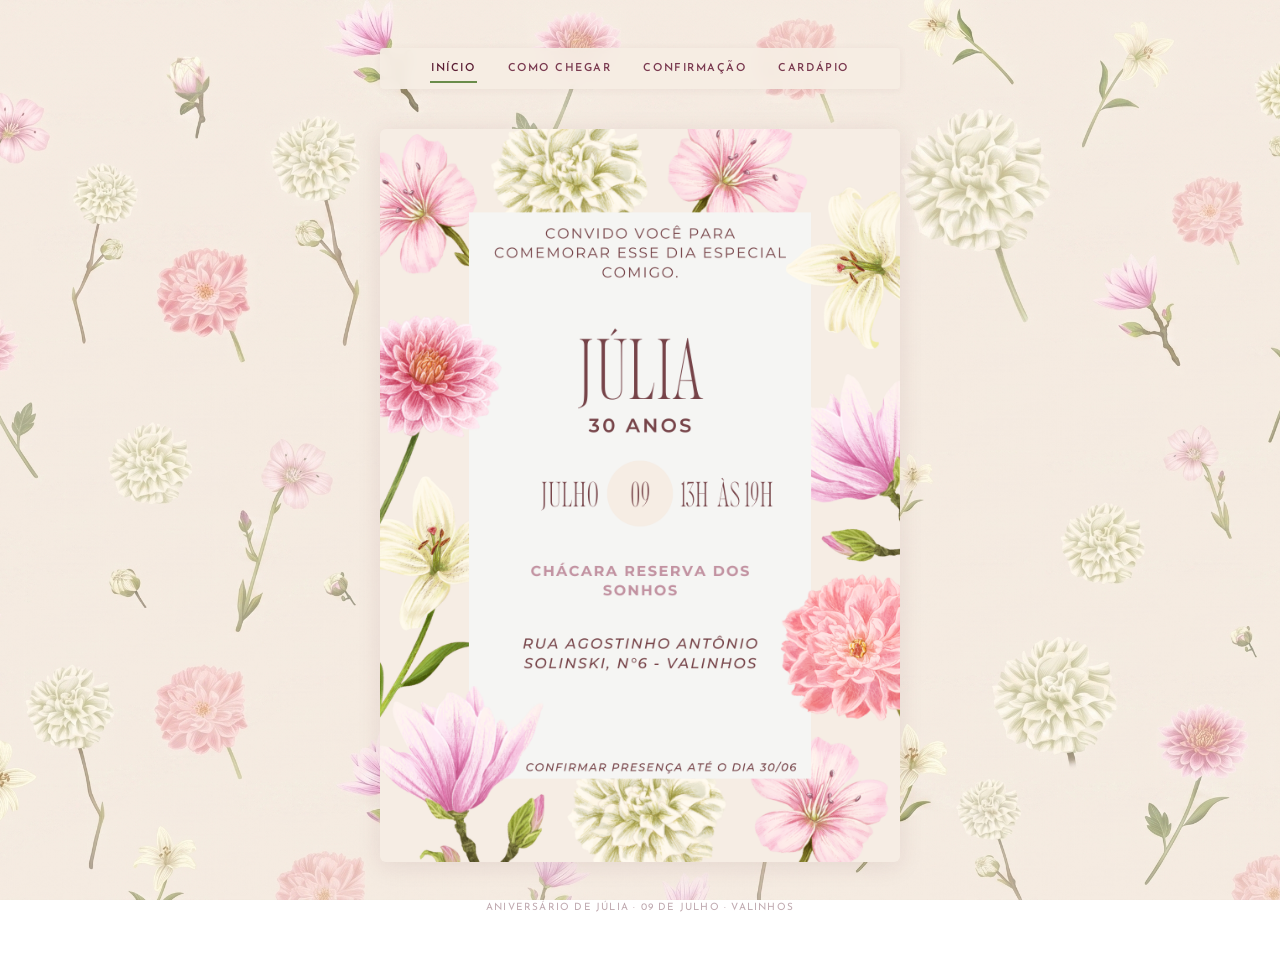
<file: index.html>
<!DOCTYPE html>
<html lang="pt-BR">
<head>
<meta charset="UTF-8">
<meta name="viewport" content="width=device-width, initial-scale=1.0">
<title>Aniversário de Júlia – 30 Anos</title>
<link rel="icon" href="icone.png" type="image/png">
<link rel="preconnect" href="https://fonts.googleapis.com">
<link href="https://fonts.googleapis.com/css2?family=Cormorant+Garamond:ital,wght@0,400;0,600;1,400&family=Josefin+Sans:wght@300;400;600&display=swap" rel="stylesheet">
<link rel="stylesheet" href="style.css">
</head>
<body>

<div class="bg-layer" aria-hidden="true"></div>

<!-- ═══════════ MENU DE NAVEGAÇÃO ═══════════ -->
<nav class="main-nav">
  <button type="button" class="nav-btn active" data-target="view-inicio">Início</button>
  <button type="button" class="nav-btn" data-target="view-chegar">Como Chegar</button>
  <button type="button" class="nav-btn" data-target="view-confirmacao">Confirmação</button>
  <button type="button" class="nav-btn" data-target="view-cardapio">Cardápio</button>
</nav>

<!-- ═══════════ INVITE CARD ═══════════ -->
<div class="invite-card view-section view-active" id="view-inicio">
  <img src="convite.png" alt="Convite Aniversário Júlia" style="width:100%; display:block; border-radius:6px;">
</div>

<!-- ═══════════ MAPA ═══════════ -->
<div class="map-section view-section" id="view-chegar">
  <p class="section-title">Como Chegar</p>
  <div class="map-container">
    <iframe
      loading="lazy"
      allowfullscreen
      referrerpolicy="no-referrer-when-downgrade"
      src="https://www.google.com/maps/embed?pb=!1m18!1m12!1m3!1d3674.533057494728!2d-46.991611324689!3d-22.930587579238427!2m3!1f0!2f0!3f0!3m2!1i1024!2i768!4f13.1!3m3!1m2!1s0x94c8cf005be71d9f%3A0x52d4d9bfb4c0d7a4!2sCh%C3%A1cara%20Reserva%20dos%20Sonhos!5e0!3m2!1spt-BR!2sbr!4v1781654875701!5m2!1spt-BR!2sbr">
    </iframe>
  </div>
</div>

<!-- ═══════════ FORMULÁRIO RSVP ═══════════ -->
<form class="rsvp-section view-section" id="view-confirmacao">

  <input type="hidden" name="access_key" value="3a82b4ee-be15-44a7-8eef-6cffc9b2fc6e">

  <p class="section-title">Confirmar Presença</p>
  <p class="rsvp-subtitle">Confirme até o dia 30 de junho</p>

  <div class="form-group">
    <label>Nome completo (de quem vai)</label>
    <div class="nomes-list" id="nomes-list">
      <div class="nome-row">
        <input type="text" class="nome-input" placeholder="Nome do convidado" autocomplete="name" required>
      </div>
    </div>
    <button type="button" class="btn-add-nome" id="add-nome">+ Adicionar outra pessoa</button>
    <input type="hidden" id="nomes-final" name="Nome">
  </div>

  <div class="form-group">
    <label for="mensagem">Mensagem para a aniversariante</label>
    <textarea id="mensagem" name="Mensagem" placeholder="Deixe um recado carinhoso para a Júlia…"></textarea>
  </div>

  <button type="submit" class="btn-send">Enviar Confirmação</button>
  <p class="form-msg" id="form-msg"></p>
</form>

<!-- ═══════════ CARDÁPIO ═══════════ -->
<div class="menu-section view-section" id="view-cardapio">
  <p class="section-title">Cardápio</p>
  <p class="rsvp-subtitle">Sabores selecionados para celebrar esse dia especial</p>

  <br>

  <div class="menu-category">
    <p class="menu-category-label">Proteínas / Churrasco</p>
    <p class="menu-items">Picanha premium · Fraldinha red premium · Costela bovina defumada · Linguiça toscana · Panceta · Filé de coxa · Queijo coalho · Pão de alho</p>
  </div>


  <div class="menu-category">
    <p class="menu-category-label">Guarnições</p>
    <p class="menu-items">Arroz branco · Arroz temperado · Ovos de codorna · Batata frita · Farofa caseira · Maionese de legumes</p>
  </div>
 

  <div class="menu-category">
    <p class="menu-category-label">Saladas</p>
    <p class="menu-items">Vinagrete · Caponata de berinjela e abobrinha · Salada tropical (palmito, tomate cereja, champignon, rúcula, alface, manga e cebola roxa)</p>
  </div>
 

  <div class="menu-category">
    <p class="menu-category-label">Bebidas</p>
    <p class="menu-items">Chopp · Suco de laranja · Coca-Cola (Original e Zero) · Guaraná Antarctica (Original e Zero) · Água mineral  · Água com gás </p>
  </div>
 

 <div class="menu-category">
    <p class="menu-category-label">Sobremesa</p>
    <p class="menu-items">Bolo e Doces </p>
  </div>
</div>

<footer>Aniversário de Júlia · 09 de Julho · Valinhos</footer>

<script src="script.js"></script>
</body>
</html>
</file>
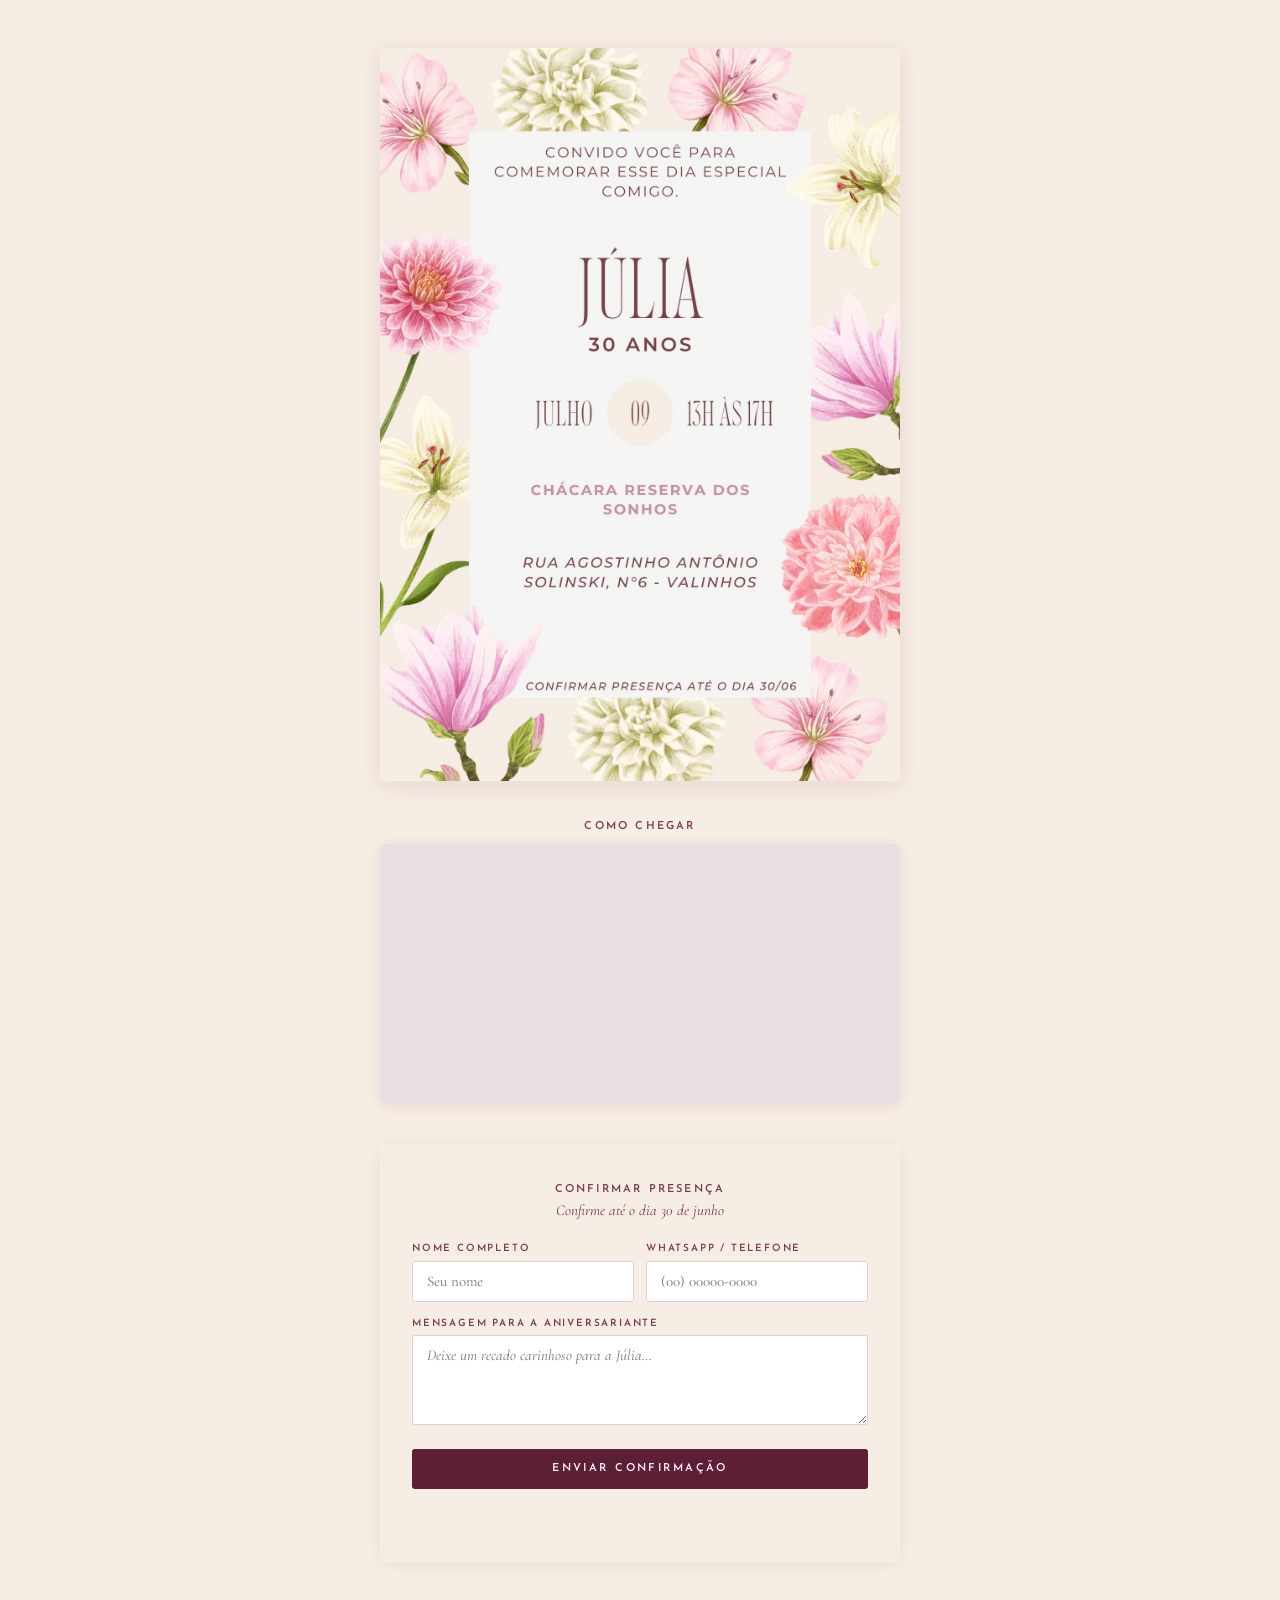
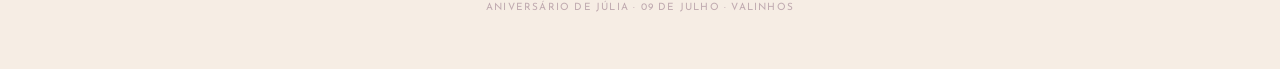
<file: Index.html>
<!DOCTYPE html>
<html lang="pt-BR">
<head>
<meta charset="UTF-8">
<meta name="viewport" content="width=device-width, initial-scale=1.0">
<title>Aniversário de Júlia – 30 Anos</title>
<link rel="preconnect" href="https://fonts.googleapis.com">
<link href="https://fonts.googleapis.com/css2?family=Cormorant+Garamond:ital,wght@0,400;0,600;1,400&family=Josefin+Sans:wght@300;400;600&display=swap" rel="stylesheet">
<style>
  *, *::before, *::after { box-sizing: border-box; margin: 0; padding: 0; }

  :root {
    --bg: #f6ede4;
    --card-bg: #f6ede4;
    --panel-bg: rgba(255,252,252,0.97);
    --circle-bg: #f5efe8;
    --wine: #5c1f35;
    --wine-light: #7a3a50;
    --green: #6a8c4a;
    --font-display: 'Cormorant Garamond', serif;
    --font-ui: 'Josefin Sans', sans-serif;
  }

  html { scroll-behavior: smooth; }

  body {
    background: var(--bg);
    font-family: var(--font-ui);
    min-height: 100vh;
    display: flex;
    flex-direction: column;
    align-items: center;
    padding: clamp(1rem, 4vw, 3rem) clamp(0.75rem, 3vw, 2rem);
    gap: clamp(1.5rem, 4vw, 2.5rem);
  }

  /* ── INVITE CARD ── */
  .invite-card {
    width: min(520px, 100%);
    border-radius: 6px;
    overflow: hidden;
    box-shadow: 0 4px 24px rgba(92,31,53,0.10);
  }

  /* ── WHITE PANEL ── */
  .white-panel {
    position: relative;
    z-index: 2;
    background: var(--panel-bg);
    width: min(300px, 72%);
    padding: clamp(1.2rem, 4vw, 2rem) clamp(1rem, 3vw, 1.8rem);
    text-align: center;
    border-radius: 3px;
    box-shadow: 0 0 0 1px rgba(255,255,255,0.6);
  }

  .invite-label {
    font-family: var(--font-ui);
    font-size: clamp(8.5px, 2.2vw, 11px);
    font-weight: 400;
    letter-spacing: 0.16em;
    color: var(--wine-light);
    text-transform: uppercase;
    line-height: 1.8;
    margin-bottom: 0.6rem;
  }

  .invite-name {
    font-family: var(--font-display);
    font-size: clamp(52px, 14vw, 78px);
    font-weight: 600;
    color: var(--wine);
    line-height: 0.95;
    letter-spacing: 0.03em;
    text-transform: uppercase;
    margin-bottom: 0.25rem;
  }

  .invite-age {
    font-family: var(--font-ui);
    font-size: clamp(9px, 2.4vw, 12px);
    font-weight: 700;
    letter-spacing: 0.22em;
    color: var(--wine);
    text-transform: uppercase;
    margin-bottom: 1.4rem;
  }

  .date-row {
    display: flex;
    align-items: center;
    justify-content: center;
    gap: clamp(6px, 1.8vw, 12px);
    margin-bottom: 1.2rem;
  }

  .date-text {
    font-family: var(--font-ui);
    font-size: clamp(9.5px, 2.6vw, 13px);
    font-weight: 300;
    letter-spacing: 0.15em;
    color: var(--wine);
    text-transform: uppercase;
  }

  .date-circle {
    width: clamp(30px, 8vw, 42px);
    height: clamp(30px, 8vw, 42px);
    border-radius: 50%;
    background: var(--circle-bg);
    display: flex;
    align-items: center;
    justify-content: center;
    font-family: var(--font-ui);
    font-size: clamp(10px, 2.6vw, 13px);
    font-weight: 400;
    color: var(--wine);
    flex-shrink: 0;
  }

  .divider {
    width: 40px;
    height: 1px;
    background: #d8c4c8;
    margin: 0 auto 1rem;
  }

  .invite-location {
    font-family: var(--font-ui);
    font-size: clamp(8px, 2.1vw, 10.5px);
    font-weight: 700;
    letter-spacing: 0.15em;
    color: var(--green);
    text-transform: uppercase;
    line-height: 1.7;
    margin-bottom: 0.3rem;
  }

  .invite-address {
    font-family: var(--font-display);
    font-size: clamp(11px, 3vw, 14px);
    font-style: italic;
    color: var(--wine);
    letter-spacing: 0.05em;
    text-transform: uppercase;
    line-height: 1.7;
    margin-bottom: 1.1rem;
  }

  .rsvp-note {
    font-family: var(--font-display);
    font-size: clamp(10px, 2.6vw, 13px);
    font-style: italic;
    color: var(--wine-light);
    letter-spacing: 0.04em;
  }

  /* ── MAP ── */
  .map-section {
    width: min(520px, 100%);
  }

  .section-title {
    font-family: var(--font-ui);
    font-size: clamp(9px, 2.2vw, 11px);
    font-weight: 600;
    letter-spacing: 0.2em;
    color: var(--wine-light);
    text-transform: uppercase;
    text-align: center;
    margin-bottom: 0.75rem;
  }

  .map-container {
    width: 100%;
    border-radius: 6px;
    overflow: hidden;
    box-shadow: 0 2px 16px rgba(92,31,53,0.08);
    background: #e8e0e0;
    height: clamp(180px, 40vw, 260px);
  }

  .map-container iframe {
    width: 100%;
    height: 100%;
    border: none;
  }

  /* ── RSVP FORM ── */
  .rsvp-section {
    width: min(520px, 100%);
    background: var(--card-bg);
    border-radius: 6px;
    padding: clamp(1.5rem, 5vw, 2.5rem) clamp(1.2rem, 4vw, 2rem);
    box-shadow: 0 2px 16px rgba(92,31,53,0.06);
  }

  .rsvp-section .section-title {
    margin-bottom: 0.4rem;
  }

  .rsvp-subtitle {
    font-family: var(--font-display);
    font-style: italic;
    font-size: clamp(12px, 3vw, 15px);
    color: var(--wine-light);
    text-align: center;
    margin-bottom: 1.5rem;
  }

  .form-group {
    display: flex;
    flex-direction: column;
    gap: 0.4rem;
    margin-bottom: 1rem;
  }

  .form-group label {
    font-family: var(--font-ui);
    font-size: clamp(8.5px, 2vw, 10px);
    font-weight: 600;
    letter-spacing: 0.18em;
    color: var(--wine-light);
    text-transform: uppercase;
  }

  .form-group input,
  .form-group textarea {
    font-family: var(--font-display);
    font-size: clamp(13px, 3.2vw, 15px);
    color: var(--wine);
    background: #fff;
    border: 1px solid #e0d0d4;
    border-radius: 3px;
    padding: 0.65rem 0.9rem;
    outline: none;
    transition: border-color 0.2s;
    width: 100%;
  }

  .form-group input:focus,
  .form-group textarea:focus {
    border-color: #c9a0b0;
  }

  .form-group textarea {
    resize: vertical;
    min-height: 90px;
    font-style: italic;
  }

  .form-row {
    display: grid;
    grid-template-columns: 1fr 1fr;
    gap: 0.75rem;
  }

  @media (max-width: 400px) {
    .form-row { grid-template-columns: 1fr; }
  }

  .btn-send {
    width: 100%;
    padding: clamp(0.7rem, 2vw, 0.9rem);
    background: var(--wine);
    color: #fff6f6;
    font-family: var(--font-ui);
    font-size: clamp(9px, 2.2vw, 11px);
    font-weight: 600;
    letter-spacing: 0.22em;
    text-transform: uppercase;
    border: none;
    border-radius: 3px;
    cursor: pointer;
    margin-top: 0.5rem;
    transition: background 0.2s, opacity 0.2s;
  }

  .btn-send:hover { background: #7a2a45; }
  .btn-send:disabled { opacity: 0.5; cursor: not-allowed; }

  .form-msg {
    text-align: center;
    font-family: var(--font-display);
    font-style: italic;
    font-size: clamp(12px, 3vw, 14px);
    color: var(--green);
    margin-top: 0.75rem;
    min-height: 1.5em;
  }

  /* ── FOOTER ── */
  footer {
    font-family: var(--font-ui);
    font-size: 10px;
    letter-spacing: 0.12em;
    color: #c0aab0;
    text-transform: uppercase;
    text-align: center;
    padding-bottom: 0.5rem;
  }
</style>
</head>
<body>

<!-- ═══════════ INVITE CARD ═══════════ -->
<div class="invite-card">
  <img src="[data-uri]" alt="Convite Aniversário Júlia" style="width:100%; display:block; border-radius:6px;">
</div>


<!-- ═══════════ MAPA ═══════════ -->
<div class="map-section">
  <p class="section-title">Como Chegar</p>
  <div class="map-container">
    <iframe
      loading="lazy"
      allowfullscreen
      referrerpolicy="no-referrer-when-downgrade"
      src="https://www.google.com/maps/embed?pb=!1m18!1m12!1m3!1d3674.533057494728!2d-46.991611324689!3d-22.930587579238427!2m3!1f0!2f0!3f0!3m2!1i1024!2i768!4f13.1!3m3!1m2!1s0x94c8cf005be71d9f%3A0x52d4d9bfb4c0d7a4!2sCh%C3%A1cara%20Reserva%20dos%20Sonhos!5e0!3m2!1spt-BR!2sbr!4v1781654875701!5m2!1spt-BR!2sbr">
    </iframe>
  </div>
</div>

<!-- ═══════════ FORMULÁRIO RSVP ═══════════ -->
<form class="rsvp-section" id="form">
  
  <input type="hidden" name="access_key" value="3a82b4ee-be15-44a7-8eef-6cffc9b2fc6e">

  <p class="section-title">Confirmar Presença</p>
  <p class="rsvp-subtitle">Confirme até o dia 30 de junho</p>

  <div class="form-row">
    <div class="form-group">
      <label for="nome">Nome completo</label>
      <input type="text" id="nome" name="Nome" placeholder="Seu nome" autocomplete="name" required>
    </div>
    <div class="form-group">
      <label for="telefone">WhatsApp / Telefone</label>
      <input type="tel" id="telefone" name="Telefone" placeholder="(00) 00000-0000" autocomplete="tel" required>
    </div>
  </div>

  <div class="form-group">
    <label for="mensagem">Mensagem para a aniversariante</label>
    <textarea id="mensagem" name="Mensagem" placeholder="Deixe um recado carinhoso para a Júlia…"></textarea>
  </div>

  <button type="submit" class="btn-send">Enviar Confirmação</button>
  <p class="form-msg" id="form-msg"></p>
</form>

<footer>Aniversário de Júlia · 09 de Julho · Valinhos</footer>

<script>
const form = document.getElementById('form');
const submitBtn = form.querySelector('button[type="submit"]');
const feedback = document.getElementById('form-msg');

form.addEventListener('submit', async (e) => {
    e.preventDefault();

    const formData = new FormData(form);
    
    // Define o assunto personalizado do e-mail que você vai receber
    formData.append("subject", "Confirmação de Presença – Aniversário da Júlia 30 Anos");
    
    // Remove o botão de redirecionamento padrão do Web3Forms
    formData.append("redirect", ""); 

    const originalText = submitBtn.textContent;

    submitBtn.textContent = "Enviando...";
    submitBtn.disabled = true;
    feedback.style.color = '#6a8c4a';
    feedback.textContent = "Enviando sua confirmação... 🌸";

    try {
        const response = await fetch("https://api.web3forms.com/submit", {
            method: "POST",
            body: formData
        });

        const data = await response.json();

        if (response.ok) {
            feedback.style.color = '#6a8c4a';
            feedback.textContent = "Presença confirmada com sucesso! Obrigado! 🌸";
            alert("Presença confirmada com sucesso! Obrigado! 🌸");
            form.reset();
        } else {
            feedback.style.color = '#a03050';
            feedback.textContent = "Erro ao enviar: " + data.message;
            alert("Erro ao enviar: " + data.message);
        }

    } catch (error) {
        feedback.style.color = '#a03050';
        feedback.textContent = "Ops! Algo deu errado. Por favor, tente novamente.";
        alert("Ops! Algo deu errado. Por favor, tente novamente.");
    } finally {
        submitBtn.textContent = originalText;
        submitBtn.disabled = false;
    }
});
</script>

</body>
</html>
</file>
<file: style.css>
*, *::before, *::after { box-sizing: border-box; margin: 0; padding: 0; }

:root {
  --card-bg: #f6ede4;
  --panel-bg: rgba(255,252,252,0.97);
  --circle-bg: #f5efe8;
  --wine: #5c1f35;
  --wine-light: #7a3a50;
  --green: #6a8c4a;
  --font-display: 'Cormorant Garamond', serif;
  --font-ui: 'Josefin Sans', sans-serif;
}

html { scroll-behavior: smooth; }

.bg-layer {
  position: fixed;
  inset: 0;
  z-index: -1;
  background: #f6ede4 url('fundo.webp') center center / cover no-repeat;
  transform: translateZ(0);
  -webkit-transform: translateZ(0);
}

body {
  font-family: var(--font-ui);
  min-height: 100vh;
  display: flex;
  flex-direction: column;
  align-items: center;
  padding: clamp(1rem, 4vw, 3rem) clamp(0.75rem, 3vw, 2rem);
  gap: clamp(1.5rem, 4vw, 2.5rem);
}

/* ── MENU DE NAVEGAÇÃO ── */
.main-nav {
  width: min(520px, 100%);
  display: flex;
  flex-wrap: wrap;
  justify-content: center;
  gap: clamp(0.6rem, 3.5vw, 1.8rem);
  position: sticky;
  top: 0;
  z-index: 10;
  background: rgba(246,237,228,0.93);
  backdrop-filter: blur(6px);
  -webkit-backdrop-filter: blur(6px);
  padding: 0.65rem 0.5rem;
  border-radius: 4px;
  box-shadow: 0 1px 8px rgba(92,31,53,0.06);
}

.nav-btn {
  font-family: var(--font-ui);
  background: none;
  border: none;
  cursor: pointer;
  font-size: clamp(8.5px, 2.3vw, 11px);
  font-weight: 600;
  letter-spacing: 0.14em;
  text-transform: uppercase;
  color: var(--wine-light);
  padding: 0.3rem 0.1rem;
  position: relative;
  transition: color 0.2s;
  white-space: nowrap;
}

.nav-btn::after {
  content: '';
  position: absolute;
  left: 0; right: 0; bottom: -4px;
  height: 2px;
  background: var(--green);
  transform: scaleX(0);
  transition: transform 0.25s;
}

.nav-btn.active { color: var(--wine); }
.nav-btn.active::after { transform: scaleX(1); }

/* ── CONTROLE DE VISUALIZAÇÃO DAS SEÇÕES ── */
.view-section { display: none; }
.view-section.view-active { display: block; }

/* ── INVITE CARD ── */
.invite-card {
  width: min(520px, 100%);
  border-radius: 6px;
  overflow: hidden;
  box-shadow: 0 4px 24px rgba(92,31,53,0.10);
}

/* ── MAP ── */
.map-section {
  width: min(520px, 100%);
}

.section-title {
  font-family: var(--font-ui);
  font-size: clamp(9px, 2.2vw, 11px);
  font-weight: 600;
  letter-spacing: 0.2em;
  color: var(--wine-light);
  text-transform: uppercase;
  text-align: center;
  margin-bottom: 0.75rem;
}

.map-container {
  width: 100%;
  border-radius: 6px;
  overflow: hidden;
  box-shadow: 0 2px 16px rgba(92,31,53,0.08);
  background: #e8e0e0;
  height: clamp(180px, 40vw, 260px);
}

.map-container iframe {
  width: 100%;
  height: 100%;
  border: none;
}

/* ── RSVP FORM ── */
.rsvp-section {
  width: min(520px, 100%);
  background: var(--card-bg);
  border-radius: 6px;
  padding: clamp(1.5rem, 5vw, 2.5rem) clamp(1.2rem, 4vw, 2rem);
  box-shadow: 0 2px 16px rgba(92,31,53,0.06);
}

.rsvp-section .section-title {
  margin-bottom: 0.4rem;
}

.rsvp-subtitle {
  font-family: var(--font-display);
  font-style: italic;
  font-size: clamp(12px, 3vw, 15px);
  color: var(--wine-light);
  text-align: center;
  margin-bottom: 1.5rem;
}

.form-group {
  display: flex;
  flex-direction: column;
  gap: 0.4rem;
  margin-bottom: 1rem;
}

.form-group label {
  font-family: var(--font-ui);
  font-size: clamp(8.5px, 2vw, 10px);
  font-weight: 600;
  letter-spacing: 0.18em;
  color: var(--wine-light);
  text-transform: uppercase;
}

.form-group input,
.form-group textarea {
  font-family: var(--font-display);
  font-size: clamp(13px, 3.2vw, 15px);
  color: var(--wine);
  background: #fff;
  border: 1px solid #e0d0d4;
  border-radius: 3px;
  padding: 0.65rem 0.9rem;
  outline: none;
  transition: border-color 0.2s;
  width: 100%;
}

.form-group input:focus,
.form-group textarea:focus {
  border-color: #c9a0b0;
}

.form-group textarea {
  resize: vertical;
  min-height: 90px;
  font-style: italic;
}

.form-row {
  display: grid;
  grid-template-columns: 1fr 1fr;
  gap: 0.75rem;
}

.nomes-list {
  display: flex;
  flex-direction: column;
  gap: 0.5rem;
}

.nome-row {
  display: flex;
  align-items: center;
  gap: 0.5rem;
}

.nome-row input { flex: 1; }

.btn-remove-nome {
  flex-shrink: 0;
  background: none;
  border: none;
  color: var(--wine-light);
  font-size: 22px;
  line-height: 1;
  cursor: pointer;
  padding: 0 0.3rem;
  transition: color 0.2s;
}

.btn-remove-nome:hover { color: #a03050; }

.btn-add-nome {
  width: 100%;
  margin-top: 0.6rem;
  padding: 0.55rem;
  background: transparent;
  border: 1px dashed #c9a0b0;
  border-radius: 3px;
  color: var(--wine-light);
  font-family: var(--font-ui);
  font-size: clamp(8.5px, 2vw, 10.5px);
  font-weight: 600;
  letter-spacing: 0.16em;
  text-transform: uppercase;
  cursor: pointer;
  transition: background 0.2s, border-color 0.2s;
}

.btn-add-nome:hover {
  background: rgba(201,160,176,0.12);
  border-color: #a9707f;
}

@media (max-width: 400px) {
  .form-row { grid-template-columns: 1fr; }
}

.btn-send {
  width: 100%;
  padding: clamp(0.7rem, 2vw, 0.9rem);
  background: var(--wine);
  color: #fff6f6;
  font-family: var(--font-ui);
  font-size: clamp(9px, 2.2vw, 11px);
  font-weight: 600;
  letter-spacing: 0.22em;
  text-transform: uppercase;
  border: none;
  border-radius: 3px;
  cursor: pointer;
  margin-top: 0.5rem;
  transition: background 0.2s, opacity 0.2s;
}

.btn-send:hover { background: #7a2a45; }
.btn-send:disabled { opacity: 0.5; cursor: not-allowed; }

.form-msg {
  text-align: center;
  font-family: var(--font-display);
  font-style: italic;
  font-size: clamp(12px, 3vw, 14px);
  color: var(--green);
  margin-top: 0.75rem;
  min-height: 1.5em;
}

/* ── CARDÁPIO ── */
.menu-section {
  width: min(520px, 100%);
  background: var(--card-bg);
  border-radius: 6px;
  padding: clamp(1.5rem, 5vw, 2.5rem) clamp(1.2rem, 4vw, 2rem);
  box-shadow: 0 2px 16px rgba(92,31,53,0.06);
  text-align: center;
}

.menu-category {
  margin-bottom: 1.3rem;
}

.menu-category:last-child { margin-bottom: 0; }

.menu-category-label {
  font-family: var(--font-ui);
  font-size: clamp(8px, 2.1vw, 10.5px);
  font-weight: 700;
  letter-spacing: 0.15em;
  color: var(--green);
  text-transform: uppercase;
  margin-bottom: 0.5rem;
}

.menu-items {
  font-family: var(--font-display);
  font-size: clamp(13px, 3.1vw, 15.5px);
  font-style: italic;
  color: var(--wine);
  line-height: 1.7;
  letter-spacing: 0.01em;
}

.menu-divider {
  width: 40px;
  height: 1px;
  background: #d8c4c8;
  margin: 1.1rem auto 0;
}

/* ── FOOTER ── */
footer {
  font-family: var(--font-ui);
  font-size: 10px;
  letter-spacing: 0.12em;
  color: #c0aab0;
  text-transform: uppercase;
  text-align: center;
  padding-bottom: 0.5rem;
}
</file>
